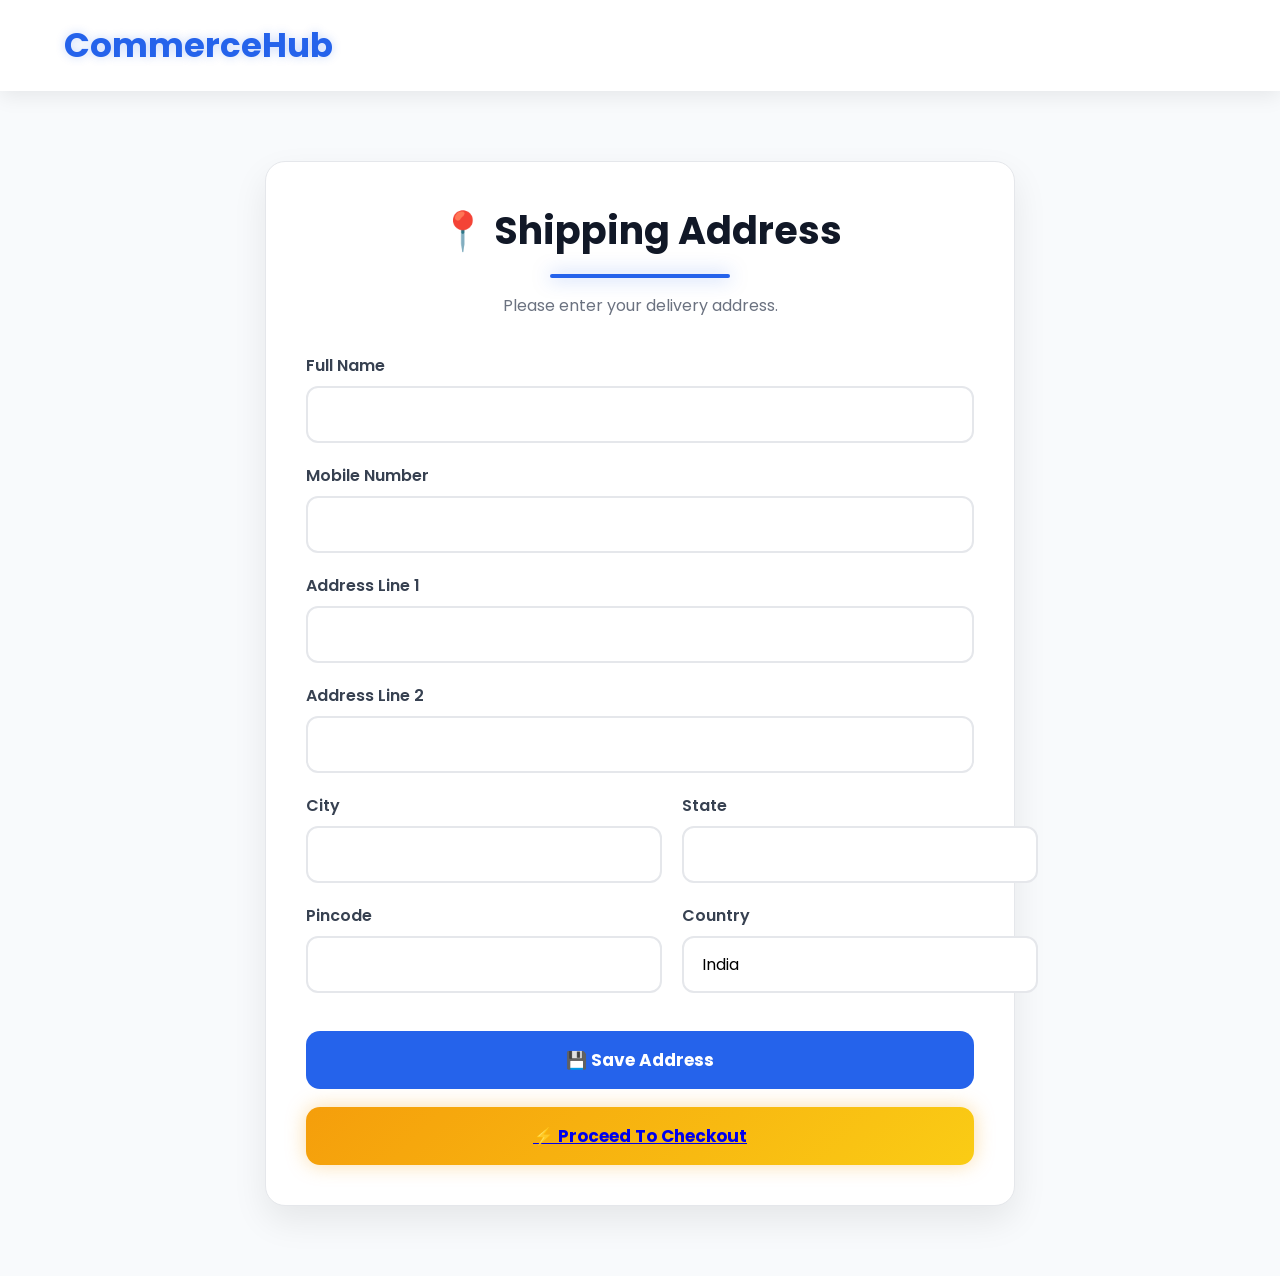
<file: src/main/resources/static/html/Adress.html>
<!DOCTYPE html>
<html lang="en">

<head>

    <meta charset="UTF-8">

    <meta name="viewport" content="width=device-width, initial-scale=1.0">

    <title>Shipping Address | CommerceHub</title>

    <link rel="preconnect" href="https://fonts.googleapis.com">

    <link rel="preconnect" href="https://fonts.gstatic.com" crossorigin>

    <link href="https://fonts.googleapis.com/css2?family=Poppins:wght@300;400;500;600;700&display=swap" rel="stylesheet">

    <link rel="stylesheet" href="../css/Adress.css">

</head>

<body>

<header>

    <div class="container">

        <nav class="navbar">

            <div class="logo">

                <h2>CommerceHub</h2>

            </div>

        </nav>

    </div>

</header>

<section class="address-section">

    <div class="container">

        <div class="address-card">

            <h1>📍 Shipping Address</h1>

            <p>Please enter your delivery address.</p>

            <form id="addressForm">

                <div class="input-group">

                    <label>Full Name</label>

                    <input type="text" id="name" required>

                </div>

                <div class="input-group">

                    <label>Mobile Number</label>

                    <input type="tel" id="phone" required>

                </div>

                <div class="input-group">

                    <label>Address Line 1</label>

                    <input type="text" id="address1" required>

                </div>

                <div class="input-group">

                    <label>Address Line 2</label>

                    <input type="text" id="address2">

                </div>

                <div class="row">

                    <div class="input-group">

                        <label>City</label>

                        <input type="text" id="city" required>

                    </div>

                    <div class="input-group">

                        <label>State</label>

                        <input type="text" id="state" required>

                    </div>

                </div>

                <div class="row">

                    <div class="input-group">

                        <label>Pincode</label>

                        <input type="text" id="pincode" required>

                    </div>

                    <div class="input-group">

                        <label>Country</label>

                        <input type="text" id="country" value="India" required>

                    </div>

                </div>

                <button type="submit" id="saveBtn">

                    💾 Save Address

                </button>

                <button type="button" id="checkoutBtn">

                    <a href = "orders.html">⚡ Proceed To Checkout </a>

                </button>

            </form>

        </div>

    </div>

</section>

<div id="toast"></div>

<script src="../js/Adress.js"></script>
<script src="../js/common.js"></script>

</body>

</html>
</file>
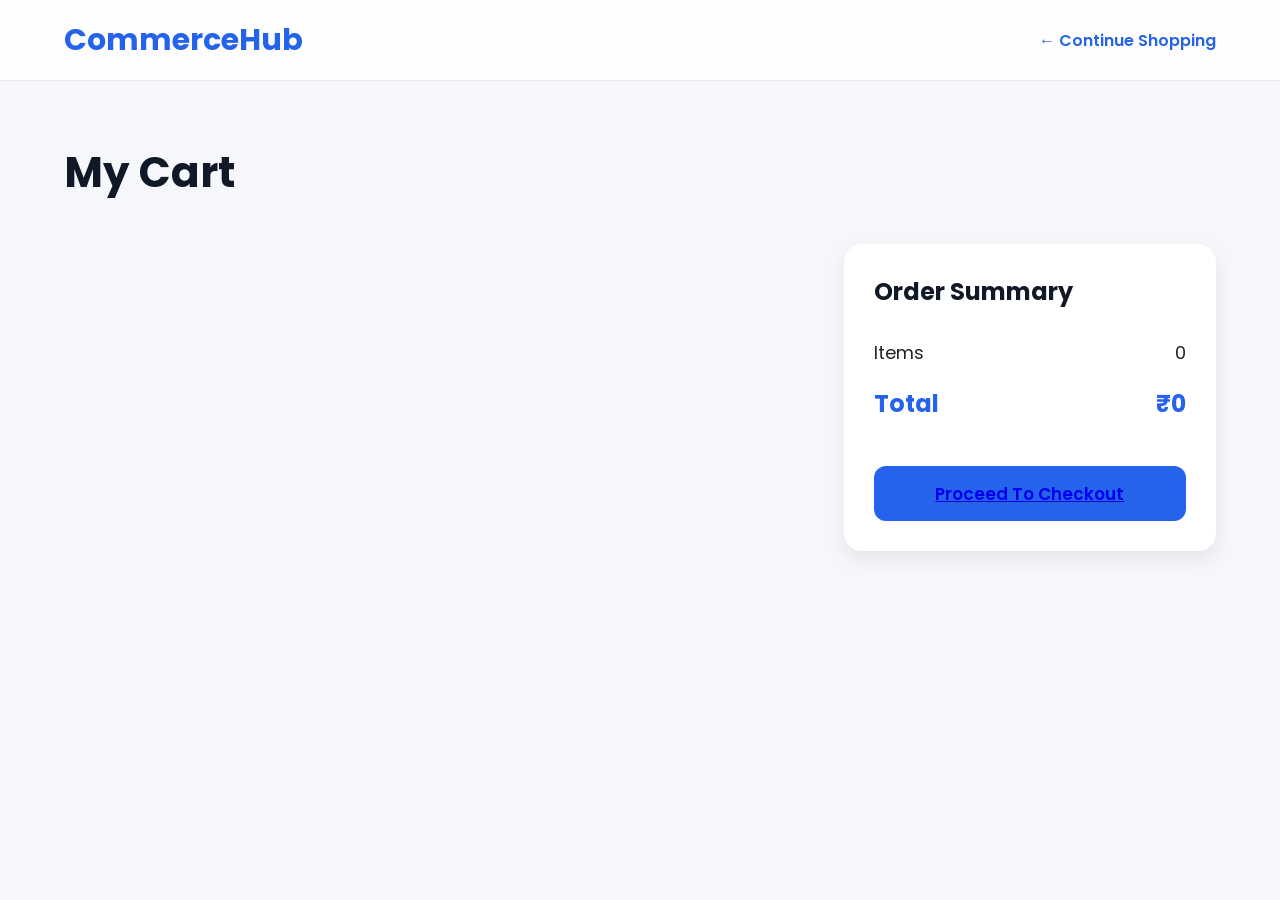
<file: src/main/resources/static/html/cart.html>
<!DOCTYPE html>
<html lang="en">

<head>

    <meta charset="UTF-8">

    <meta name="viewport"
          content="width=device-width, initial-scale=1.0">

    <title>Shopping Cart</title>

    <link rel="preconnect"
          href="https://fonts.googleapis.com">

    <link rel="preconnect"
          href="https://fonts.gstatic.com"
          crossorigin>

    <link href="https://fonts.googleapis.com/css2?family=Poppins:wght@300;400;500;600;700&display=swap"
          rel="stylesheet">

    <link rel="stylesheet"
          href="../css/cart.css">

</head>

<body>

<header>

    <div class="container">

        <nav class="navbar">

            <h2>CommerceHub</h2>

            <a href="product.html">

                ← Continue Shopping

            </a>

        </nav>

    </div>

</header>

<section class="cart-page">

    <div class="container">

        <h1>My Cart</h1>

        <div class="cart-layout">

            <div
                    class="cart-items"
                    id="cartItems">

            </div>

            <div class="cart-summary">

                <h2>Order Summary</h2>

                <div class="summary-row">

                    <span>Items</span>

                    <span id="itemCount">0</span>

                </div>

                <div class="summary-row">

                    <span>Total</span>

                    <span id="totalPrice">

                        ₹0

                    </span>

                </div>

                <button id="checkoutBtn">

                    <a href = "Adress.html"> Proceed To Checkout </a>

                </button>

            </div>

        </div>

    </div>

</section>

<div id="toast"></div>

<script src="../js/cart.js"></script>
<script src="../js/common.js"></script>

</body>

</html>
</file>
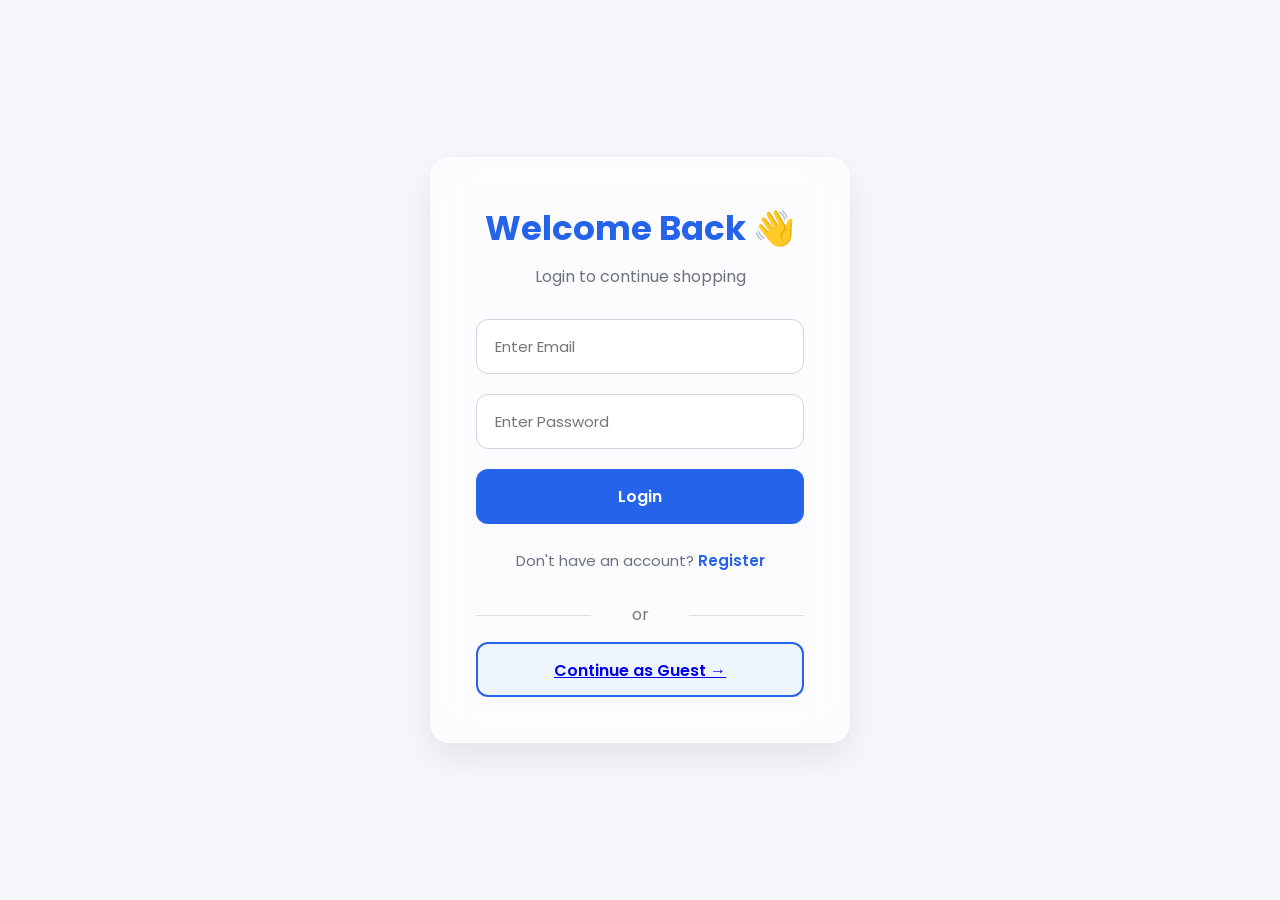
<file: src/main/resources/static/html/login.html>
<!DOCTYPE html>
<html lang="en">

<head>

    <meta charset="UTF-8">

    <meta name="viewport"
          content="width=device-width, initial-scale=1.0">

    <title>Login | CommerceHub</title>

    <link rel="preconnect"
          href="https://fonts.googleapis.com">

    <link rel="preconnect"
          href="https://fonts.gstatic.com"
          crossorigin>

    <link href="https://fonts.googleapis.com/css2?family=Poppins:wght@300;400;500;600;700&display=swap"
          rel="stylesheet">

    <link rel="stylesheet"
          href="../css/login.css">

</head>

<body>

<div class="login-container">

    <div class="login-card">

        <h1>Welcome Back 👋</h1>

        <p>Login to continue shopping</p>

        <form id="loginForm">

            <input
                    type="email"
                    id="email"
                    placeholder="Enter Email">

            <input
                    type="password"
                    id="password"
                    placeholder="Enter Password">

            <button type="submit">

                Login

            </button>

        </form>

        <p class="register">

            Don't have an account?

            <a href="register.html">

                Register

            </a>

        </p>

        <div class="guest-login">

            <p>or</p>

            <button type="button" id="guestBtn">

                <a href = "index.html"> Continue as Guest → </a>

            </button>

        </div>

    </div>

</div>

<div id="toast"></div>

<script src="../js/login.js"></script>
<script src="../js/common.js"></script>

</body>

</html>
</file>
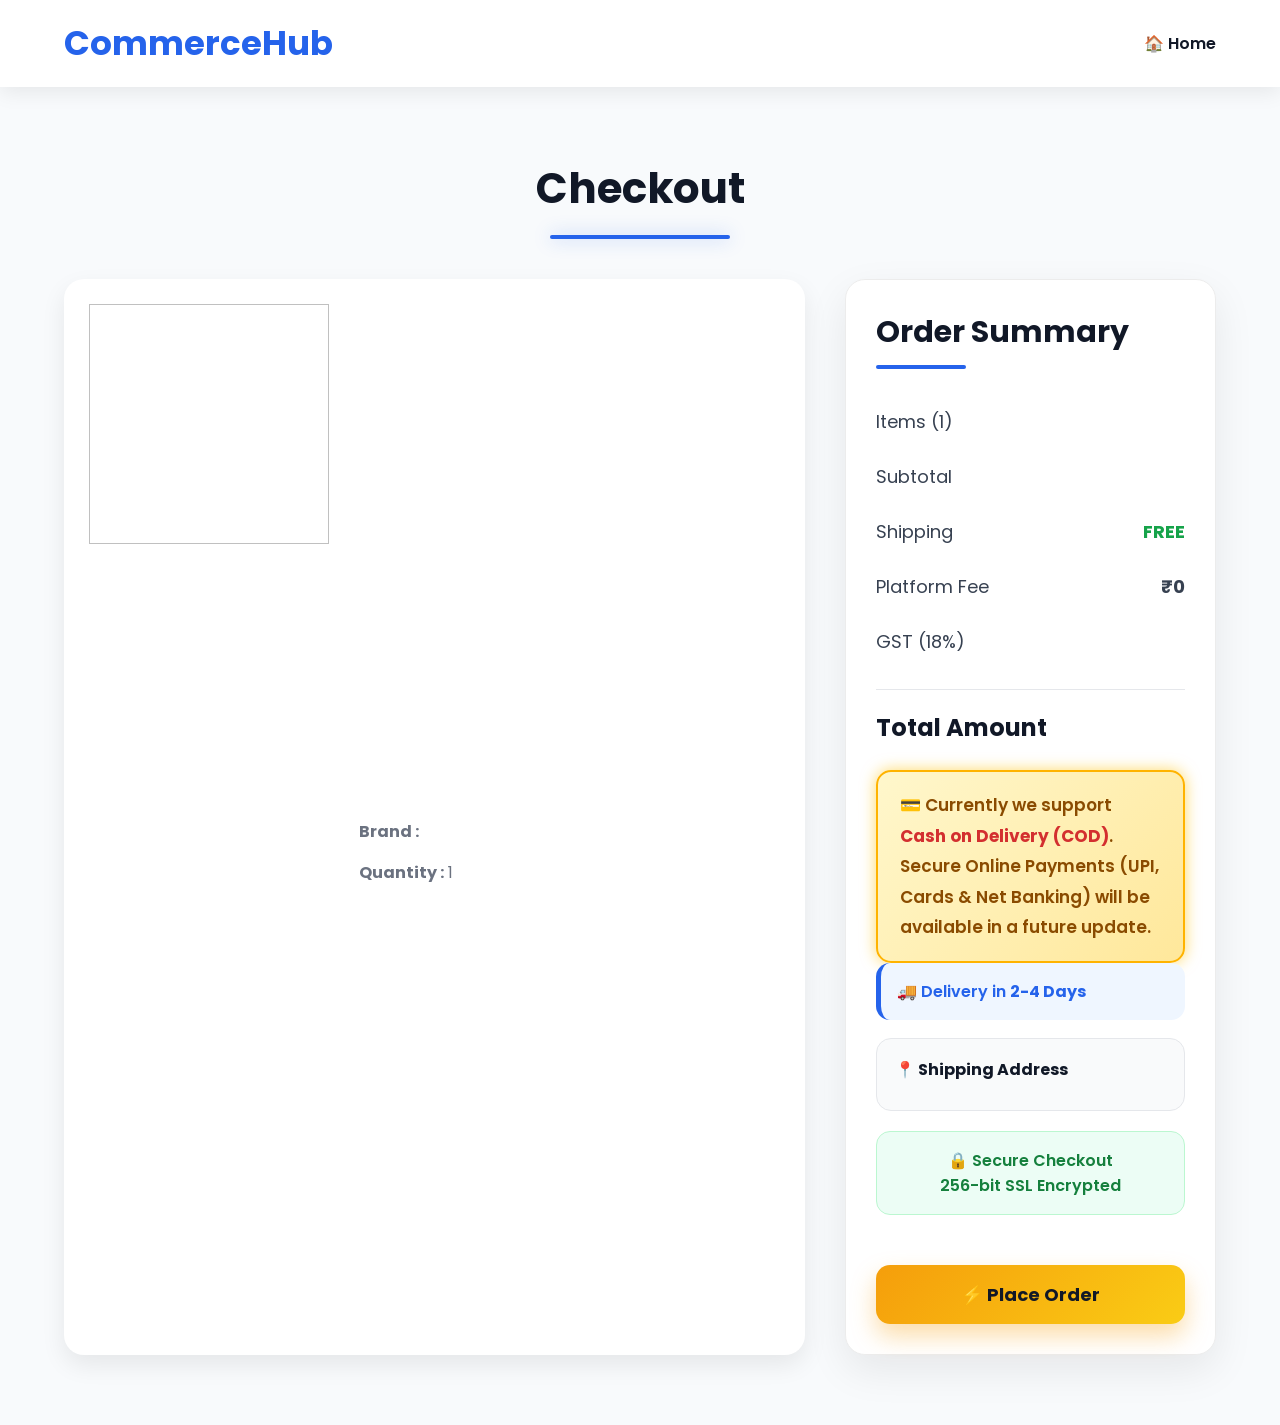
<file: src/main/resources/static/html/orders.html>
<!DOCTYPE html>
<html lang="en">

<head>

    <meta charset="UTF-8">

    <meta name="viewport" content="width=device-width, initial-scale=1.0">

    <title>Checkout | CommerceHub</title>

    <link rel="preconnect" href="https://fonts.googleapis.com">

    <link rel="preconnect" href="https://fonts.gstatic.com" crossorigin>

    <link href="https://fonts.googleapis.com/css2?family=Poppins:wght@300;400;500;600;700&display=swap" rel="stylesheet">

    <link rel="stylesheet" href="../css/orders.css">

</head>

<body>

<header>

    <div class="container">

        <nav class="navbar">

            <h2>CommerceHub</h2>

            <a href="index.html">🏠 Home</a>

        </nav>

    </div>

</header>

<section class="checkout-section">

    <div class="container">

        <h1>Checkout</h1>

        <div class="checkout-layout">

            <div class="order-card">

                <img id="productImage">

                <div class="order-info">

                    <h2 id="productName"></h2>

                    <p id="description"></p>

                    <h3 id="price"></h3>

                    <p><strong>Brand :</strong> <span id="brand"></span></p>

                    <p><strong>Quantity :</strong> <span id="quantity">1</span></p>

                </div>

            </div>

            <div class="summary-card">

                <h2>Order Summary</h2>

                <div class="summary-row">
                    <span>Items (1)</span>
                    <span id="itemsPrice"></span>
                </div>

                <div class="summary-row">
                    <span>Subtotal</span>
                    <span id="subtotal"></span>
                </div>

                <div class="summary-row">
                    <span>Shipping</span>
                    <span class="free">FREE</span>
                </div>

                <div class="summary-row">
                    <span>Platform Fee</span>
                    <span>₹0</span>
                </div>

                <div class="summary-row">
                    <span>GST (18%)</span>
                    <span id="gst"></span>
                </div>

                <hr>

                <div class="summary-total">
                    <span>Total Amount</span>
                    <span id="grandTotal"></span>
                </div>

                <p class="payment-note">

                    💳 Currently we support <span class="cod">Cash on Delivery (COD)</span>.
                    Secure Online Payments (UPI, Cards & Net Banking) will be available in a future update.

                </p>

                <div class="delivery-box">

                    🚚 Delivery in <strong>2-4 Days</strong>

                </div>

                <div class="address-box">

                    <h4>📍 Shipping Address</h4>

                    <p id="address"></p>

                </div>

                <div class="secure-box">

                    🔒 Secure Checkout<br>

                    256-bit SSL Encrypted

                </div>

                <button id="placeOrderBtn">

                    ⚡ Place Order

                </button>

            </div>
        </div>

    </div>

    <div id="toast"></div>

</section>

<script src="../js/orders.js"></script>
<script src="../js/common.js"></script>

</body>

</html>
</file>
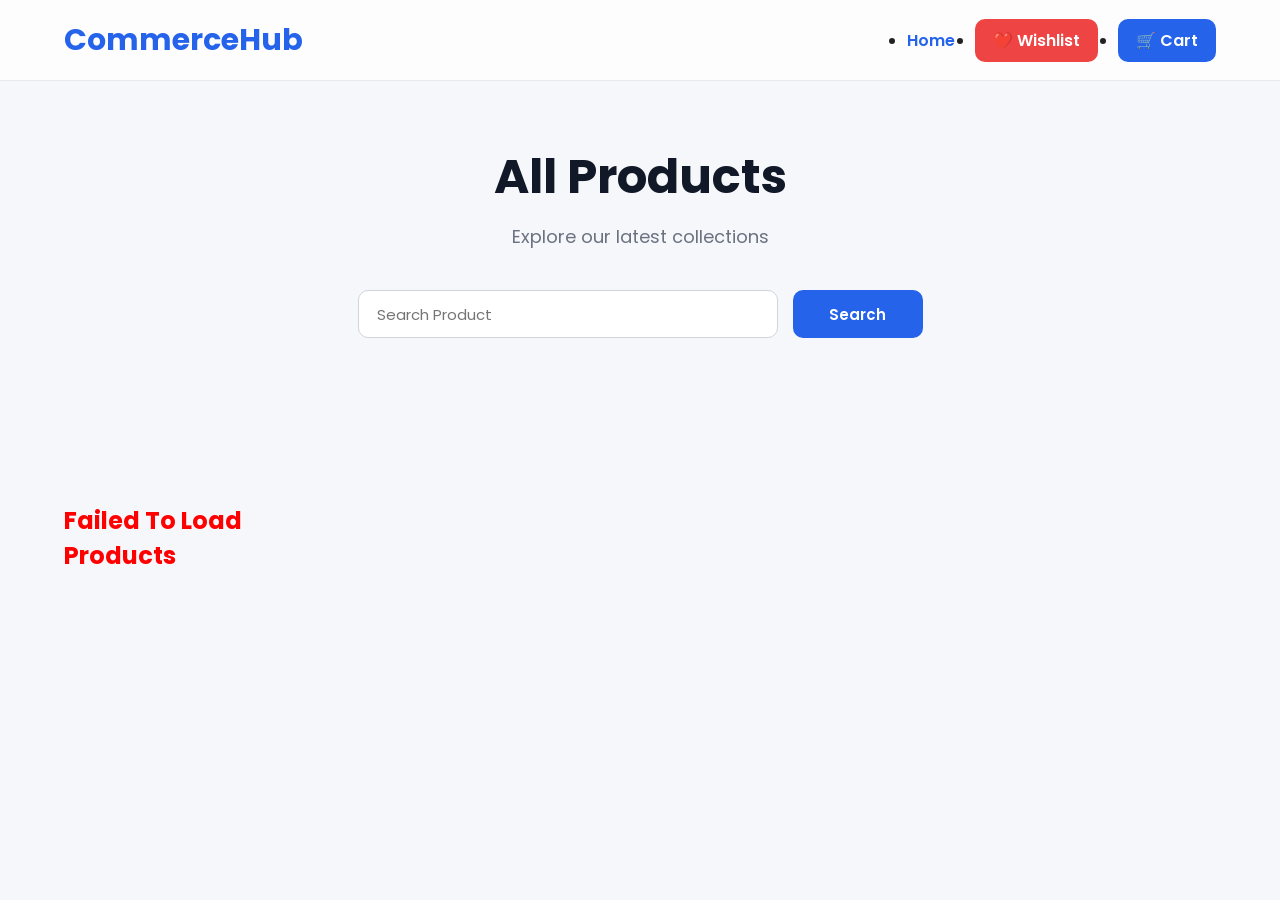
<file: src/main/resources/static/html/product.html>
<!DOCTYPE html>
<html lang="en">

<head>

    <meta charset="UTF-8">

    <meta name="viewport"
          content="width=device-width, initial-scale=1.0">

    <title>Products | CommerceHub</title>

    <link rel="preconnect"
          href="https://fonts.googleapis.com">

    <link rel="preconnect"
          href="https://fonts.gstatic.com"
          crossorigin>

    <link href="https://fonts.googleapis.com/css2?family=Poppins:wght@300;400;500;600;700&display=swap"
          rel="stylesheet">

    <link rel="stylesheet"
          href="../css/product.css">

</head>

<body>

<header>

    <div class="container">

        <nav class="navbar">

            <div class="logo">

                <h2>CommerceHub</h2>

            </div>

            <ul class="nav-links">

                <li><a href="index.html">Home</a></li>

                <li><a href="wishlist.html" class="nav-btn wishlist-btn">❤️ Wishlist</a></li>

                <li><a href="cart.html" class="nav-btn cart-btn">🛒 Cart</a></li>

            </ul>

        </nav>

    </div>

</header>
<section class="products">

    <div class="container">

        <div class="products-header">

            <h1>All Products</h1>

            <p>Explore our latest collections</p>

        </div>

        <div class="toolbar">

            <input
                    type="text"
                    id="search"
                    placeholder="Search Product">

            <button id="searchBtn">

                Search

            </button>

        </div>

        <div
                class="products-grid"
                id="productsGrid">

        </div>

    </div>

</section>

<div id="toast"></div>

<script src="../js/products.js"></script>
<script src="../js/common.js"></script>

</body>

</html>
</file>
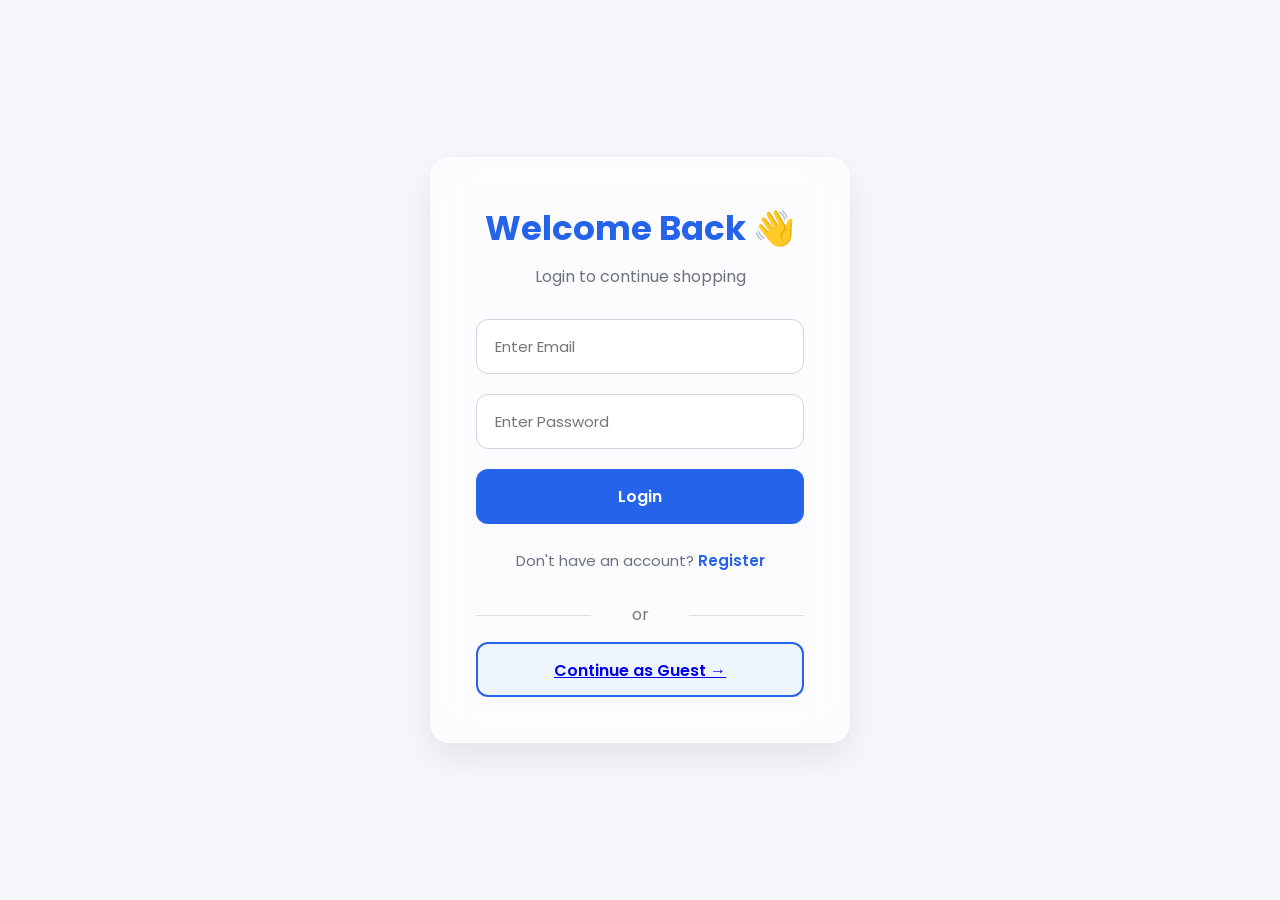
<file: src/main/resources/static/html/profile.html>
<!DOCTYPE html>
<html lang="en">

<head>

    <meta charset="UTF-8">

    <meta name="viewport"
          content="width=device-width, initial-scale=1.0">

    <title>My Profile</title>

    <link rel="preconnect"
          href="https://fonts.googleapis.com">

    <link rel="preconnect"
          href="https://fonts.gstatic.com"
          crossorigin>

    <link href="https://fonts.googleapis.com/css2?family=Poppins:wght@300;400;500;600;700&display=swap"
          rel="stylesheet">

    <link rel="stylesheet"
          href="../css/profile.css">

</head>

<body>

<header>

    <div class="container">

        <nav class="navbar">

            <h2>CommerceHub</h2>

            <a href="index.html">

                ← Home

            </a>

        </nav>

    </div>

</header>

<section class="profile-page">

    <div class="container">

        <div class="profile-card">

            <div class="profile-image">

                👤

            </div>

            <h2 id="userName">

                Loading...

            </h2>

            <p id="userRole">

                Role

            </p>

            <div class="profile-details">

                <div class="detail">

                    <span>Name</span>

                    <h4 id="name"></h4>

                </div>

                <div class="detail">

                    <span>Email</span>

                    <h4 id="email"></h4>

                </div>


            </div>

            <div class="buttons">

                <a href="orderhistory.html">

                    <button>

                        My Orders

                    </button>

                </a>

                <a href="wishlist.html">

                    <button>

                        Wishlist

                    </button>

                </a>

                <button
                        class="logout"
                        onclick="logout()">

                    Logout

                </button>

            </div>

        </div>

    </div>

</section>

<div id="toast"></div>

<script src="../js/profile.js"></script>
<script src="../js/common.js"></script>

</body>

</html>
</file>
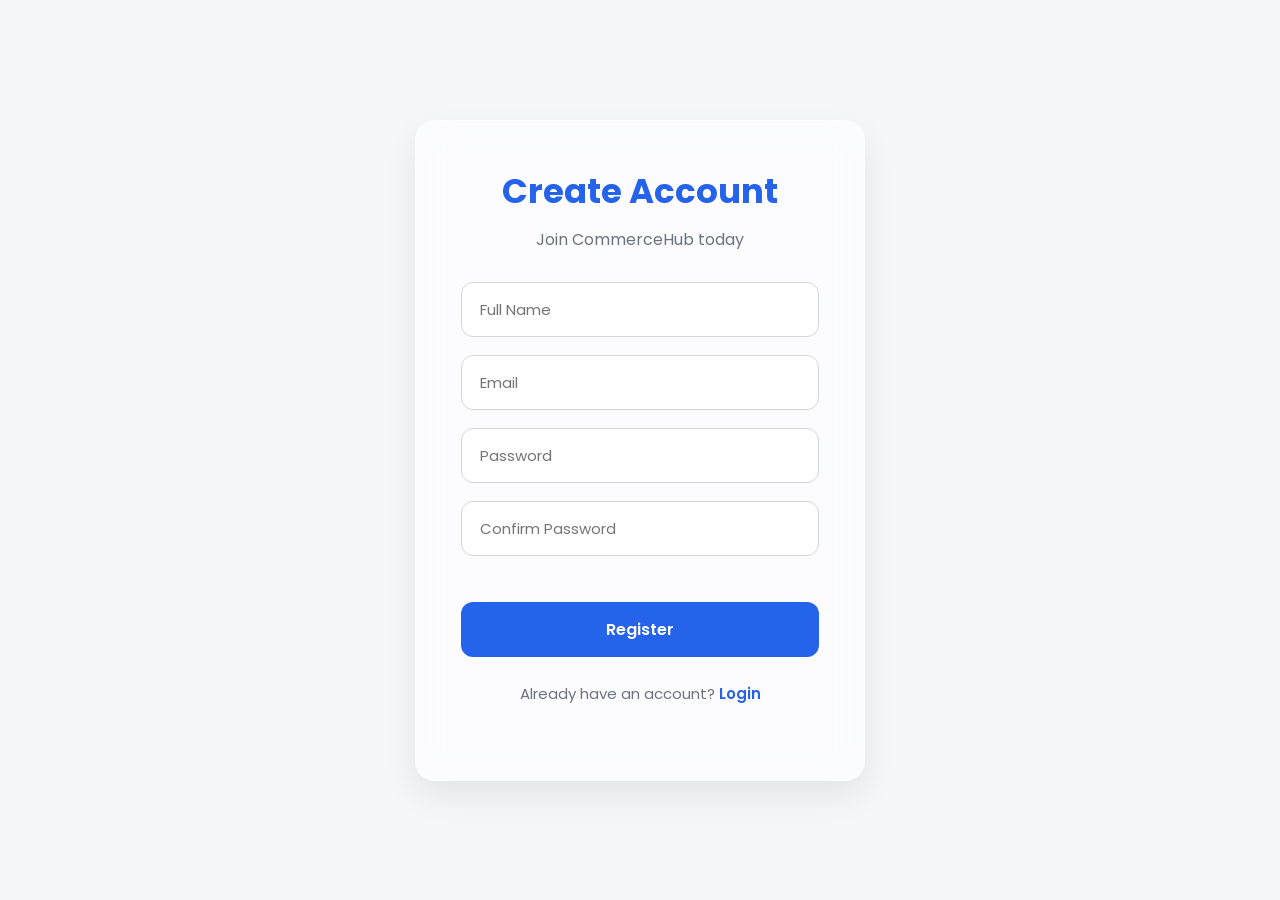
<file: src/main/resources/static/html/register.html>
<!DOCTYPE html>
<html lang="en">

<head>

    <meta charset="UTF-8">

    <meta name="viewport"
          content="width=device-width, initial-scale=1.0">

    <title>Register | CommerceHub</title>

    <link rel="preconnect"
          href="https://fonts.googleapis.com">

    <link rel="preconnect"
          href="https://fonts.gstatic.com"
          crossorigin>

    <link href="https://fonts.googleapis.com/css2?family=Poppins:wght@300;400;500;600;700&display=swap"
          rel="stylesheet">

    <link rel="stylesheet"
          href="../css/register.css">

</head>

<body>

<div class="register-container">

    <div class="register-card">

        <h1>Create Account</h1>

        <p>Join CommerceHub today</p>

        <form id="registerForm">

            <input
                    type="text"
                    id="name"
                    placeholder="Full Name">

            <input
                    type="email"
                    id="email"
                    placeholder="Email">

            <input
                    type="password"
                    id="password"
                    placeholder="Password">

            <input
                    type="password"
                    id="confirmPassword"
                    placeholder="Confirm Password">
            <div class="input-group">

            </div>

            <button type="submit">

                Register

            </button>

        </form>

        <p class="login-link">

            Already have an account?

            <a href="login.html">

                Login

            </a>

        </p>

    </div>

</div>

<div id="toast"></div>

<script src="../js/register.js"></script>
<script src="../js/common.js"></script>

</body>

</html>
</file>
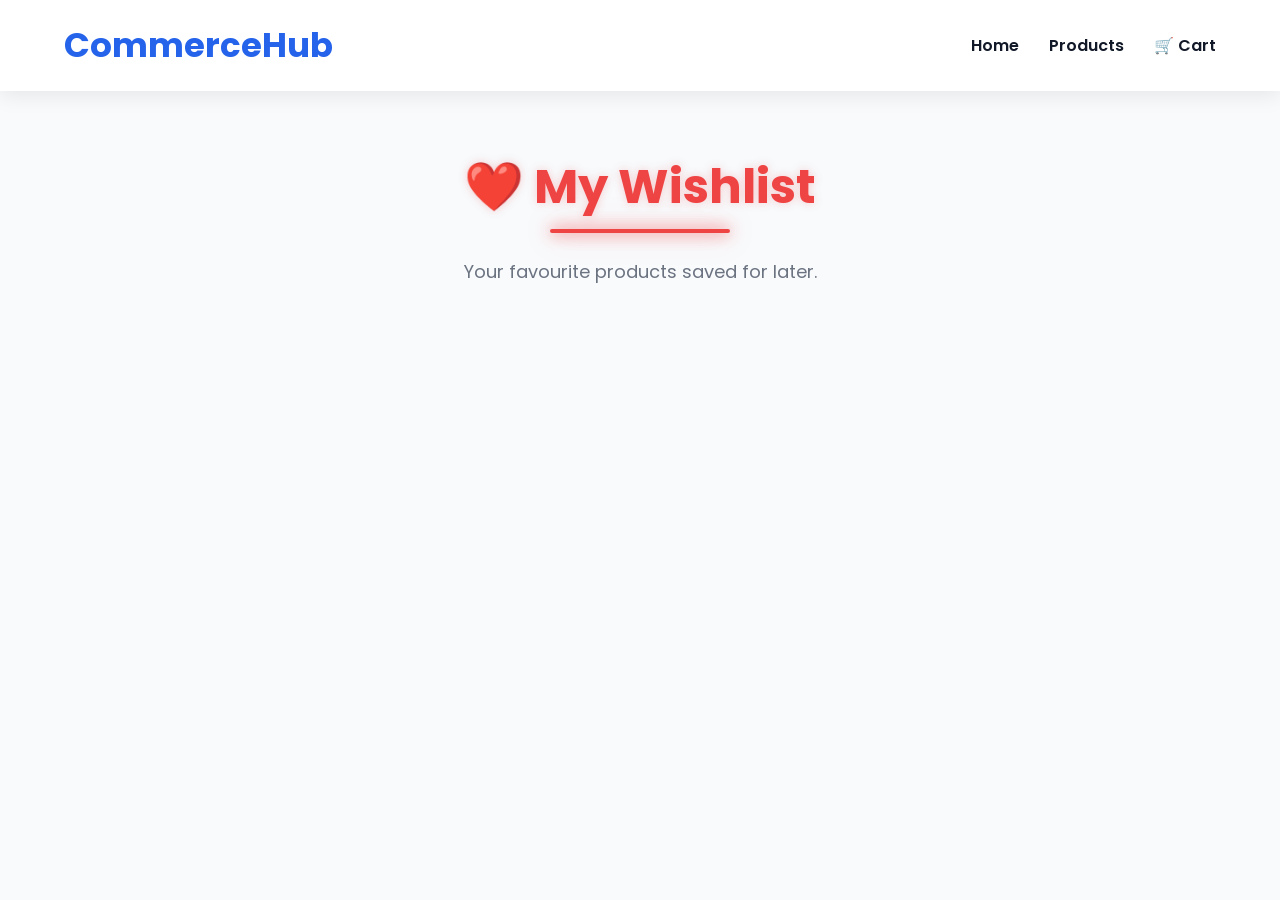
<file: src/main/resources/static/html/wishlist.html>
<!DOCTYPE html>
<html lang="en">

<head>

    <meta charset="UTF-8">

    <meta name="viewport" content="width=device-width, initial-scale=1.0">

    <title>My Wishlist | CommerceHub</title>

    <link rel="preconnect" href="https://fonts.googleapis.com">

    <link rel="preconnect" href="https://fonts.gstatic.com" crossorigin>

    <link href="https://fonts.googleapis.com/css2?family=Poppins:wght@300;400;500;600;700&display=swap" rel="stylesheet">

    <link rel="stylesheet" href="../css/wishlist.css">

</head>

<body>

<header>

    <div class="container">

        <nav class="navbar">

            <div class="logo">

                <h2>CommerceHub</h2>

            </div>

            <ul class="nav-links">

                <li><a href="index.html">Home</a></li>

                <li><a href="product.html">Products</a></li>

                <li><a href="cart.html">🛒 Cart</a></li>

            </ul>

        </nav>

    </div>

</header>

<section class="wishlist-page">

    <div class="container">

        <div class="wishlist-header">

            <h1>❤️ My Wishlist</h1>

            <p>Your favourite products saved for later.</p>

        </div>

        <div id="wishlistItems" class="wishlist-grid">

            <!-- JS Loads Wishlist -->

        </div>

    </div>

</section>

<div id="toast"></div>

<script src="../js/wishlist.js"></script>
<script src="../js/common.js"></script>

</body>

</html>
</file>
<file: src/main/resources/static/css/Adress.css>
*{
margin:0;
padding:0;
box-sizing:border-box;
font-family:"Poppins",sans-serif;
}

body{
background:#f8fafc;
color:#111827;
}

.container{
width:90%;
max-width:1200px;
margin:auto;
}

/* ================= NAVBAR ================= */

header{
background:#fff;
box-shadow:0 5px 20px rgba(0,0,0,.08);
position:sticky;
top:0;
z-index:999;
}

.navbar{
display:flex;
justify-content:space-between;
align-items:center;
padding:20px 0;
}

.logo h2{
font-size:34px;
color:#2563eb;
text-shadow:0 0 10px rgba(37,99,235,.25);
}

/* ================= ADDRESS ================= */

.address-section{
padding:70px 0;
}

.address-card{
max-width:750px;
margin:auto;
background:#fff;
padding:40px;
border-radius:20px;
box-shadow:0 15px 35px rgba(0,0,0,.08);
border:1px solid #e5e7eb;
}

.address-card h1{
font-size:38px;
text-align:center;
color:#111827;
position:relative;
margin-bottom:15px;
}

.address-card h1::after{
content:"";
display:block;
width:180px;
height:4px;
margin:15px auto 0;
background:#2563eb;
border-radius:10px;
box-shadow:0 0 18px rgba(37,99,235,.5);
}

.address-card p{
text-align:center;
color:#6b7280;
margin-bottom:35px;
}

.input-group{
display:flex;
flex-direction:column;
margin-bottom:20px;
}

.input-group label{
font-weight:600;
margin-bottom:8px;
color:#374151;
}

.input-group input{
padding:14px 18px;
border:2px solid #e5e7eb;
border-radius:12px;
font-size:16px;
transition:.3s;
outline:none;
}

.input-group input:focus{
border-color:#2563eb;
box-shadow:0 0 15px rgba(37,99,235,.2);
}

.row{
display:grid;
grid-template-columns:1fr 1fr;
gap:20px;
}

#saveBtn,
#checkoutBtn{
width:100%;
padding:16px;
border:none;
border-radius:14px;
font-size:17px;
font-weight:700;
cursor:pointer;
transition:.35s;
margin-top:18px;
position:relative;
overflow:hidden;
}

#saveBtn{
background:#2563eb;
color:#fff;
}

#saveBtn:hover{
transform:translateY(-4px);
box-shadow:0 12px 25px rgba(37,99,235,.35);
}

#checkoutBtn{
background:linear-gradient(135deg,#f59e0b,#facc15);
color:#111827;
box-shadow:0 0 20px rgba(245,158,11,.35);
}

#checkoutBtn::before{
content:"";
position:absolute;
top:0;
left:-120%;
width:60%;
height:100%;
background:rgba(255,255,255,.55);
transform:skewX(-25deg);
animation:shine 2.5s infinite;
}

#checkoutBtn:hover{
transform:translateY(-4px);
box-shadow:0 0 30px rgba(245,158,11,.6);
}

@keyframes shine{

0%{
left:-120%;
}

100%{
left:170%;
}

}

@media(max-width:768px){

.row{
grid-template-columns:1fr;
}

.address-card{
padding:25px;
}

.address-card h1{
font-size:30px;
}

}

/* ===========================
   LOADER
=========================== */

.loader{

    width:65px;

    height:65px;

    margin:80px auto;

    border:6px solid #e5e7eb;

    border-top:6px solid #2563eb;

    border-radius:50%;

    animation:spin .8s linear infinite;

}

.loading-container{

    display:flex;

    justify-content:center;

    align-items:center;

    height:300px;

}

@keyframes spin{

    100%{

        transform:rotate(360deg);

    }

}
/* ==========================
        TOAST
========================== */

#toast{

    position:fixed;

    top:30px;

    right:30px;

    background:#22c55e;

    color:#fff;

    padding:16px 28px;

    border-radius:12px;

    font-size:16px;

    font-weight:600;

    box-shadow:0 10px 25px rgba(0,0,0,.25);

    opacity:0;

    transform:translateX(120px);

    transition:.4s;

    z-index:99999;

}

#toast.show{

    opacity:1;

    transform:translateX(0);

}

#toast.error{

    background:#ef4444;

}

#toast.warning{

    background:#f59e0b;

}

#toast.info{

    background:#2563eb;

}
</file>
<file: src/main/resources/static/css/cart.css>
*{
    margin:0;
    padding:0;
    box-sizing:border-box;
    font-family:'Poppins',sans-serif;
}

body{
    background:#f5f7fb;
    color:#222;
}

.container{
    width:90%;
    max-width:1400px;
    margin:auto;
}

/* ==========================
        NAVBAR
========================== */

header{

    position:sticky;

    top:0;

    background:rgba(255,255,255,.75);

    backdrop-filter:blur(15px);

    -webkit-backdrop-filter:blur(15px);

    border-bottom:1px solid rgba(0,0,0,.08);

    z-index:1000;

}

.navbar{

    height:80px;

    display:flex;

    justify-content:space-between;

    align-items:center;

}

.navbar h2{

    color:#2563eb;

    font-size:30px;

}

.navbar a{

    text-decoration:none;

    color:#2563eb;

    font-weight:600;

}

/* ==========================
        CART PAGE
========================== */

.cart-page{

    padding:60px 0;

}

.cart-page h1{

    font-size:42px;

    margin-bottom:40px;

    color:#111827;

}

.cart-layout{

    display:grid;

    grid-template-columns:2fr 1fr;

    gap:35px;

}

/* ==========================
        CART ITEMS
========================== */

.cart-items{

    display:flex;

    flex-direction:column;

    gap:25px;

}

.cart-item{

    display:flex;

    align-items:center;

    gap:25px;

    background:#fff;

    padding:20px;

    border-radius:18px;

    box-shadow:0 8px 20px rgba(0,0,0,.08);

}

.cart-image{

    width:150px;

    height:150px;

    background:#eef2ff;

    border-radius:15px;

    display:flex;

    justify-content:center;

    align-items:center;

}

.cart-image img{

    width:90%;

    height:90%;

    object-fit:contain;

}

.cart-details{

    flex:1;

}

.cart-details h3{

    font-size:24px;

    margin-bottom:10px;

}

.cart-details p{

    color:#6b7280;

    margin-bottom:10px;

}

.cart-price{

    color:#2563eb;

    font-size:28px;

    font-weight:700;

    margin-top:10px;

}

/* ==========================
        QUANTITY
========================== */

.quantity{

    display:flex;

    align-items:center;

    gap:12px;

    margin-top:18px;

}

.quantity button{

    width:35px;

    height:35px;

    border:none;

    border-radius:8px;

    background:#2563eb;

    color:white;

    font-size:18px;

    cursor:pointer;

}

.quantity span{

    font-size:18px;

    font-weight:600;

}

/* ==========================
        REMOVE
========================== */

.remove-btn{

    margin-top:20px;

    padding:10px 18px;

    border:none;

    background:#ef4444;

    color:white;

    border-radius:8px;

    cursor:pointer;

    transition:.3s;

}

.remove-btn:hover{

    background:#dc2626;

}

/* ==========================
        SUMMARY
========================== */

.cart-summary{

    background:white;

    padding:30px;

    border-radius:18px;

    box-shadow:0 8px 20px rgba(0,0,0,.08);

    height:max-content;

    position:sticky;

    top:100px;

}

.cart-summary h2{

    margin-bottom:30px;

    color:#111827;

}

.summary-row{

    display:flex;

    justify-content:space-between;

    margin-bottom:20px;

    font-size:18px;

}

.summary-row:last-of-type{

    font-size:24px;

    font-weight:700;

    color:#2563eb;

}

#checkoutBtn{

    width:100%;

    height:55px;

    border:none;

    border-radius:12px;

    background:#2563eb;

    color:white;

    font-size:17px;

    font-weight:600;

    cursor:pointer;

    margin-top:25px;

    transition:.3s;

}

#checkoutBtn:hover{

    background:#1d4ed8;

}

/* ==========================
        RESPONSIVE
========================== */

@media(max-width:992px){

    .cart-layout{

        grid-template-columns:1fr;

    }

}

@media(max-width:768px){

    .cart-item{

        flex-direction:column;

        text-align:center;

    }

    .quantity{

        justify-content:center;

    }

}

/* ===========================
   LOADER
=========================== */

.loader{

    width:65px;

    height:65px;

    margin:80px auto;

    border:6px solid #e5e7eb;

    border-top:6px solid #2563eb;

    border-radius:50%;

    animation:spin .8s linear infinite;

}

.loading-container{

    display:flex;

    justify-content:center;

    align-items:center;

    height:300px;

}

@keyframes spin{

    100%{

        transform:rotate(360deg);

    }

}

/* ==========================
        TOAST
========================== */

#toast{

    position:fixed;

    top:30px;

    right:30px;

    background:#22c55e;

    color:#fff;

    padding:16px 28px;

    border-radius:12px;

    font-size:16px;

    font-weight:600;

    box-shadow:0 10px 25px rgba(0,0,0,.25);

    opacity:0;

    transform:translateX(120px);

    transition:.4s;

    z-index:99999;

}

#toast.show{

    opacity:1;

    transform:translateX(0);

}

#toast.error{

    background:#ef4444;

}

#toast.warning{

    background:#f59e0b;

}

#toast.info{

    background:#2563eb;

}
</file>
<file: src/main/resources/static/css/login.css>
*{
    margin:0;
    padding:0;
    box-sizing:border-box;
    font-family:'Poppins',sans-serif;
}

body{

    min-height:100vh;

    display:flex;

    justify-content:center;

    align-items:center;

    background:#f5f7fb;

}

.login-container{

    width:100%;

    display:flex;

    justify-content:center;

    align-items:center;

    padding:30px;

}

.login-card{

    width:420px;

    background:rgba(255,255,255,.65);

    backdrop-filter:blur(18px);

    -webkit-backdrop-filter:blur(18px);

    border:1px solid rgba(255,255,255,.5);

    border-radius:20px;

    padding:45px;

    box-shadow:0 15px 35px rgba(0,0,0,.08);

}

.login-card h1{

    text-align:center;

    color:#2563eb;

    margin-bottom:10px;

    font-size:34px;

}

.login-card p{

    text-align:center;

    color:#6b7280;

    margin-bottom:30px;

}

.login-card form{

    display:flex;

    flex-direction:column;

    gap:20px;

}

.login-card input{

    width:100%;

    height:55px;

    border:1px solid #d1d5db;

    border-radius:12px;

    outline:none;

    padding:0 18px;

    font-size:15px;

    transition:.3s;

}

.login-card input:focus{

    border-color:#2563eb;

    box-shadow:0 0 0 3px rgba(37,99,235,.15);

}

.login-card button{

    width:100%;

    height:55px;

    border:none;

    border-radius:12px;

    background:#2563eb;

    color:white;

    font-size:16px;

    font-weight:600;

    cursor:pointer;

    transition:.3s;

}

.login-card button:hover{

    background:#1d4ed8;

    transform:translateY(-2px);

}

.register{

    margin-top:25px;

    font-size:15px;

}

.register a{

    color:#2563eb;

    text-decoration:none;

    font-weight:600;

}

.register a:hover{

    text-decoration:underline;

}

@media(max-width:480px){

    .login-card{

        width:100%;

        padding:30px 25px;

    }

    .login-card h1{

        font-size:28px;

    }

}

.guest-login{

    margin-top:25px;

    text-align:center;

}

.guest-login p{

    color:#777;

    margin-bottom:15px;

    position:relative;

}

.guest-login p::before,
.guest-login p::after{

    content:"";

    position:absolute;

    top:50%;

    width:35%;

    height:1px;

    background:#ddd;

}

.guest-login p::before{

    left:0;

}

.guest-login p::after{

    right:0;

}

#guestBtn{

    width:100%;

    padding:14px;

    border:none;

    border-radius:12px;

    font-size:16px;

    font-weight:600;

    cursor:pointer;

    color:#2563eb;

    background:#eef5ff;

    border:2px solid #2563eb;

    transition:.3s;

}

#guestBtn:hover{

    background:#2563eb;

    color:#fff;

    transform:translateY(-2px);

    box-shadow:0 8px 20px rgba(37,99,235,.3);

}
/* ===========================
   LOADER
=========================== */

.loader{

    width:65px;

    height:65px;

    margin:80px auto;

    border:6px solid #e5e7eb;

    border-top:6px solid #2563eb;

    border-radius:50%;

    animation:spin .8s linear infinite;

}

.loading-container{

    display:flex;

    justify-content:center;

    align-items:center;

    height:300px;

}

@keyframes spin{

    100%{

        transform:rotate(360deg);

    }

}

/* ==========================
        TOAST
========================== */

#toast{

    position:fixed;

    top:30px;

    right:30px;

    background:#22c55e;

    color:#fff;

    padding:16px 28px;

    border-radius:12px;

    font-size:16px;

    font-weight:600;

    box-shadow:0 10px 25px rgba(0,0,0,.25);

    opacity:0;

    transform:translateX(120px);

    transition:.4s;

    z-index:99999;

}

#toast.show{

    opacity:1;

    transform:translateX(0);

}

#toast.error{

    background:#ef4444;

}

#toast.warning{

    background:#f59e0b;

}

#toast.info{

    background:#2563eb;

}
</file>
<file: src/main/resources/static/css/orders.css>
*{
margin:0;
padding:0;
box-sizing:border-box;
font-family:"Poppins",sans-serif;
}

body{
background:#f8fafc;
color:#111827;
}

.container{
width:90%;
max-width:1300px;
margin:auto;
}

header{
background:#fff;
box-shadow:0 5px 20px rgba(0,0,0,.08);
padding:18px 0;
}

.navbar{
display:flex;
justify-content:space-between;
align-items:center;
}

.navbar h2{
color:#2563eb;
font-size:34px;
}

.navbar a{
text-decoration:none;
font-weight:600;
color:#111827;
}

.checkout-section{
padding:70px 0;
}

.checkout-section h1{
text-align:center;
font-size:42px;
margin-bottom:40px;
position:relative;
}

.checkout-section h1::after{
content:"";
display:block;
width:180px;
height:4px;
margin:15px auto;
background:#2563eb;
border-radius:20px;
box-shadow:0 0 18px rgba(37,99,235,.4);
}

.checkout-layout{
display:grid;
grid-template-columns:2fr 1fr;
gap:40px;
}

.order-card{
display:flex;
gap:30px;
background:#fff;
padding:25px;
border-radius:20px;
box-shadow:0 10px 25px rgba(0,0,0,.08);
}

.order-card img{
width:240px;
height:240px;
object-fit:contain;
transition:.4s;
}

.order-card img:hover{
transform:scale(1.08);
}

.order-info{
display:flex;
flex-direction:column;
justify-content:center;
}

.order-info h2{
font-size:32px;
margin-bottom:15px;
}

.order-info p{
margin:8px 0;
color:#6b7280;
}

.order-info h3{
font-size:34px;
color:#22c55e;
margin:20px 0;
}

/* =======================
   ORDER SUMMARY
======================= */

.summary-card{

    background:#fff;

    border-radius:20px;

    padding:30px;

    box-shadow:0 15px 40px rgba(0,0,0,.08);

    position:sticky;

    top:100px;

    border:1px solid #ececec;

}

.summary-card h2{

    font-size:30px;

    color:#111827;

    margin-bottom:25px;

    position:relative;

}

.summary-card h2::after{

    content:"";

    width:90px;

    height:4px;

    background:#2563eb;

    border-radius:20px;

    display:block;

    margin-top:10px;

}

.summary-row{

    display:flex;

    justify-content:space-between;

    align-items:center;

    padding:14px 0;

    font-size:18px;

    color:#374151;

}

.summary-row span:last-child{

    font-weight:700;

}

.free{

    color:#16a34a;

    font-weight:700;

}

.summary-card hr{

    margin:20px 0;

    border:none;

    border-top:1px solid #e5e7eb;

}

.summary-total{

    display:flex;

    justify-content:space-between;

    align-items:center;

    font-size:24px;

    font-weight:700;

    color:#111827;

    margin-bottom:25px;

}

.summary-total span:last-child{

    color:#2563eb;

}

/* =======================
   DELIVERY
======================= */

.delivery-box{

    background:#eff6ff;

    color:#2563eb;

    padding:16px;

    border-radius:14px;

    margin-bottom:18px;

    font-weight:600;

    border-left:5px solid #2563eb;

}

/* =======================
   ADDRESS
======================= */

.address-box{

    background:#f9fafb;

    padding:18px;

    border-radius:15px;

    margin-bottom:20px;

    border:1px solid #e5e7eb;

}

.address-box h4{

    color:#111827;

    margin-bottom:10px;

}

.address-box p{

    line-height:1.8;

    color:#6b7280;

}

/* =======================
   SECURE PAYMENT
======================= */

.secure-box{

    background:#ecfdf5;

    color:#15803d;

    padding:16px;

    border-radius:14px;

    margin-bottom:25px;

    text-align:center;

    font-weight:600;

    border:1px solid #bbf7d0;

}

/* =======================
   PLACE ORDER BUTTON
======================= */

#placeOrderBtn{

    width:100%;

    padding:18px;

    border:none;

    border-radius:14px;

    background:linear-gradient(135deg,#f59e0b,#facc15);

    color:#111827;

    font-size:20px;

    font-weight:700;

    cursor:pointer;

    transition:.35s;

    box-shadow:0 12px 25px rgba(245,158,11,.35);

}

#placeOrderBtn:hover{

    transform:translateY(-4px);

    box-shadow:0 20px 35px rgba(245,158,11,.45);

}

/* =======================
   PRODUCT CARD
======================= */

.checkout-card{

    background:#fff;

    border-radius:20px;

    padding:35px;

    box-shadow:0 15px 40px rgba(0,0,0,.08);

    display:flex;

    gap:40px;

    align-items:center;

}

.checkout-card img{

    width:240px;

    height:240px;

    object-fit:contain;

    transition:.4s;

}

.checkout-card img:hover{

    transform:scale(1.06);

}

.checkout-info h1{

    font-size:44px;

    color:#111827;

    margin-bottom:20px;

}

.checkout-info h2{

    color:#16a34a;

    font-size:42px;

    margin-bottom:25px;

}

.checkout-info p{

    font-size:18px;

    color:#4b5563;

    margin-bottom:15px;

}

.total{
font-size:22px;
font-weight:700;
}

#placeOrderBtn{
width:100%;
margin-top:25px;
padding:16px;
border:none;
border-radius:14px;
font-size:18px;
font-weight:700;
cursor:pointer;
background:linear-gradient(135deg,#f59e0b,#facc15);
position:relative;
overflow:hidden;
transition:.3s;
}

#placeOrderBtn::before{
content:"";
position:absolute;
left:-120%;
top:0;
width:60%;
height:100%;
background:rgba(255,255,255,.6);
transform:skewX(-25deg);
animation:shine 2.5s infinite;
}

#placeOrderBtn:hover{
transform:translateY(-4px);
box-shadow:0 0 25px rgba(245,158,11,.5);
}

@keyframes shine{

0%{
left:-120%;
}

100%{
left:160%;
}

}

@media(max-width:900px){

.checkout-layout{
grid-template-columns:1fr;
}

.order-card{
flex-direction:column;
align-items:center;
text-align:center;
}

}

.payment-note{

    margin-top:25px;

    padding:18px 22px;

    border-radius:15px;

    background:linear-gradient(135deg,#fff7cc,#ffe082,#fff7cc);

    background-size:300% 300%;

    color:#8a4b00;

    font-size:17px;

    font-weight:600;

    line-height:1.8;

    border:2px solid #ffb300;

    box-shadow:0 0 15px rgba(255,193,7,.6);

    animation:shine 3s linear infinite,
               glow 1.5s ease-in-out infinite alternate;

}

.payment-note strong{

    color:#d97706;

    font-weight:700;

}

@keyframes shine{

    0%{

        background-position:0% 50%;

    }

    100%{

        background-position:100% 50%;

    }

}

@keyframes glow{

    from{

        box-shadow:
        0 0 8px #ffd54f,
        0 0 15px #ffca28;

    }

    to{

        box-shadow:
        0 0 20px #ffc107,
        0 0 35px #ffb300,
        0 0 50px #ff9800;

    }

}

.cod{

    color:#d32f2f;

    font-weight:700;

    animation:blink 1.2s infinite;

}

@keyframes blink{

    0%,100%{

        opacity:1;

    }

    50%{

        opacity:.5;

    }

}

/* ===========================
   LOADER
=========================== */

.loader{

    width:65px;

    height:65px;

    margin:80px auto;

    border:6px solid #e5e7eb;

    border-top:6px solid #2563eb;

    border-radius:50%;

    animation:spin .8s linear infinite;

}

.loading-container{

    display:flex;

    justify-content:center;

    align-items:center;

    height:300px;

}

@keyframes spin{

    100%{

        transform:rotate(360deg);

    }

}

/* ==========================
        TOAST
========================== */

#toast{

    position:fixed;

    top:30px;

    right:30px;

    background:#22c55e;

    color:#fff;

    padding:16px 28px;

    border-radius:12px;

    font-size:16px;

    font-weight:600;

    box-shadow:0 10px 25px rgba(0,0,0,.25);

    opacity:0;

    transform:translateX(120px);

    transition:.4s;

    z-index:99999;

}

#toast.show{

    opacity:1;

    transform:translateX(0);

}

#toast.error{

    background:#ef4444;

}

#toast.warning{

    background:#f59e0b;

}

#toast.info{

    background:#2563eb;

}
</file>
<file: src/main/resources/static/css/product.css>
*{
    margin:0;
    padding:0;
    box-sizing:border-box;
    font-family:'Poppins',sans-serif;
}

body{
    background:#f5f7fb;
    color:#222;
}

.container{
    width:90%;
    max-width:1400px;
    margin:auto;
}

/* ===========================
            NAVBAR
=========================== */

header{

    position:sticky;
    top:0;
    z-index:1000;

    background:rgba(255,255,255,.75);

    backdrop-filter:blur(18px);

    -webkit-backdrop-filter:blur(18px);

    border-bottom:1px solid rgba(0,0,0,.08);

}

.navbar{

    height:80px;

    display:flex;

    justify-content:space-between;

    align-items:center;

}

.navbar h2{

    color:#2563eb;

    font-size:30px;

}

.navbar a{

    text-decoration:none;

    color:#2563eb;

    font-weight:600;

}

/* ===========================
        PRODUCTS
=========================== */

.products{

    padding:60px 0;

}

.products-header{

    text-align:center;

    margin-bottom:40px;

}

.products-header h1{

    font-size:48px;

    color:#111827;

    margin-bottom:10px;

}

.products-header p{

    color:#6b7280;

    font-size:18px;

}

/* ===========================
        SEARCH
=========================== */

.toolbar{

    display:flex;

    justify-content:center;

    gap:15px;

    margin-bottom:50px;

}

.toolbar input{

    width:420px;

    height:48px;

    border:1px solid #d1d5db;

    outline:none;

    padding:0 18px;

    border-radius:10px;

    font-size:15px;

}

.toolbar input:focus{

    border-color:#2563eb;

}

.toolbar button{

    width:130px;

    border:none;

    background:#2563eb;

    color:white;

    border-radius:10px;

    cursor:pointer;

    font-size:15px;

    font-weight:600;

    transition:.3s;

}

.toolbar button:hover{

    background:#1d4ed8;

}

/* ===========================
        PRODUCT GRID
=========================== */

.products-grid{

    display:grid;

    grid-template-columns:repeat(4,1fr);

    gap:30px;

}

/* ===========================
        PRODUCT CARD
=========================== */

.product-card{

    background:white;

    border-radius:18px;

    overflow:hidden;

    box-shadow:0 8px 20px rgba(0,0,0,.08);

    transition:.3s;

}

.product-card:hover{

    transform:translateY(-10px);

    box-shadow:0 18px 35px rgba(37,99,235,.15);

}

.product-image{

    height:250px;

    background:#eef2ff;

    display:flex;

    justify-content:center;

    align-items:center;

}

.product-image img{

    width:80%;

    height:80%;

    object-fit:contain;

}

.product-details{

    padding:22px;

}

.product-details h3{

    font-size:22px;

    margin-bottom:12px;

    color:#111827;

}

.product-details p{

    color:#6b7280;

    margin-bottom:15px;

    line-height:1.7;

}

.price{

    color:#2563eb;

    font-size:28px;

    font-weight:700;

    margin-bottom:20px;

}

.product-details button{

    width:100%;

    padding:15px;

    border:none;

    background:#2563eb;

    color:white;

    border-radius:10px;

    cursor:pointer;

    font-size:16px;

    font-weight:600;

    transition:.3s;

}

.product-details button:hover{

    background:#1d4ed8;

}

/* ===========================
        LOADING
=========================== */

.loading{

    text-align:center;

    font-size:22px;

    color:#2563eb;

    padding:100px;

}

/* ===========================
        RESPONSIVE
=========================== */

@media(max-width:1200px){

    .products-grid{

        grid-template-columns:repeat(3,1fr);

    }

}

@media(max-width:900px){

    .products-grid{

        grid-template-columns:repeat(2,1fr);

    }

    .toolbar{

        flex-direction:column;

        align-items:center;

    }

    .toolbar input{

        width:100%;

    }

}

@media(max-width:600px){

    .products-grid{

        grid-template-columns:1fr;

    }

}
.nav-links{
    display:flex;
    align-items:center;
    gap:20px;
}

.nav-btn{
    padding:10px 18px;
    border-radius:10px;
    color:#fff !important;
    font-weight:600;
    text-decoration:none;
    transition:.3s;
}

.wishlist-btn{
    background:#ef4444;
}

.wishlist-btn:hover{
    background:#dc2626;
    transform:translateY(-2px);
}

.cart-btn{
    background:#2563eb;
}

.cart-btn:hover{
    background:#1d4ed8;
    transform:translateY(-2px);
}
.product-buttons{

display:flex;

gap:10px;

margin-top:15px;

}

.product-buttons button{

flex:1;

padding:12px;

border:none;

border-radius:10px;

font-size:15px;

font-weight:600;

cursor:pointer;

transition:.3s;

}

.product-buttons button:first-child{

background:#2563eb;

color:#fff;

}

.product-buttons button:first-child:hover{

background:#1d4ed8;

transform:translateY(-3px);

}

.wishlist-btn{

background:#ef4444;

color:#fff;

}

.wishlist-btn:hover{

background:#dc2626;

transform:translateY(-3px);

box-shadow:0 10px 20px rgba(239,68,68,.3);

}

/* ===========================
   LOADER
=========================== */

.loader{

    width:65px;

    height:65px;

    margin:80px auto;

    border:6px solid #e5e7eb;

    border-top:6px solid #2563eb;

    border-radius:50%;

    animation:spin .8s linear infinite;

}

.loading-container{

    display:flex;

    justify-content:center;

    align-items:center;

    height:300px;

}

@keyframes spin{

    100%{

        transform:rotate(360deg);

    }

}

/* ==========================
        TOAST
========================== */

#toast{

    position:fixed;

    top:30px;

    right:30px;

    background:#22c55e;

    color:#fff;

    padding:16px 28px;

    border-radius:12px;

    font-size:16px;

    font-weight:600;

    box-shadow:0 10px 25px rgba(0,0,0,.25);

    opacity:0;

    transform:translateX(120px);

    transition:.4s;

    z-index:99999;

}

#toast.show{

    opacity:1;

    transform:translateX(0);

}

#toast.error{

    background:#ef4444;

}

#toast.warning{

    background:#f59e0b;

}

#toast.info{

    background:#2563eb;

}
</file>
<file: src/main/resources/static/css/profile.css>
*{
    margin:0;
    padding:0;
    box-sizing:border-box;
    font-family:'Poppins',sans-serif;
}

body{
    background:#f5f7fb;
    color:#222;
}

.container{
    width:90%;
    max-width:1200px;
    margin:auto;
}

/* ===========================
        HEADER
=========================== */

header{
    width:100%;
    padding:20px 0;
}

.navbar{
    height:75px;
    display:flex;
    justify-content:space-between;
    align-items:center;
    background:rgba(255,255,255,.55);
    backdrop-filter:blur(18px);
    -webkit-backdrop-filter:blur(18px);
    border-radius:18px;
    padding:0 30px;
    box-shadow:0 8px 25px rgba(0,0,0,.08);
}

.navbar h2{
    color:#2563eb;
    font-size:30px;
}

.navbar a{
    text-decoration:none;
    color:white;
    background:#2563eb;
    padding:12px 25px;
    border-radius:10px;
    font-weight:600;
    transition:.3s;
}

.navbar a:hover{
    background:#1d4ed8;
}

/* ===========================
        PROFILE
=========================== */

.profile-page{
    padding:80px 0;
}

.profile-card{
    max-width:700px;
    margin:auto;
    background:rgba(255,255,255,.75);
    backdrop-filter:blur(20px);
    border-radius:25px;
    padding:45px;
    text-align:center;
    box-shadow:0 15px 40px rgba(0,0,0,.12);
    transition:.4s;
}

.profile-card:hover{
    transform:translateY(-8px);
}

.profile-image{
    width:130px;
    height:130px;
    margin:auto;
    border-radius:50%;
    background:#2563eb;
    color:white;
    font-size:60px;
    display:flex;
    justify-content:center;
    align-items:center;
    box-shadow:0 0 25px rgba(37,99,235,.45);
}

#userName{
    margin-top:25px;
    font-size:32px;
    color:#111827;
}

#userRole{
    margin-top:10px;
    display:inline-block;
    background:#2563eb;
    color:white;
    padding:8px 18px;
    border-radius:25px;
    font-size:14px;
    font-weight:600;
}

/* ===========================
        DETAILS
=========================== */

.profile-details{
    margin-top:40px;
    display:grid;
    grid-template-columns:1fr;
    gap:20px;
}

.detail{
    background:white;
    padding:20px;
    border-radius:15px;
    box-shadow:0 5px 15px rgba(0,0,0,.08);
    text-align:left;
}

.detail span{
    display:block;
    color:#6b7280;
    margin-bottom:8px;
    font-size:14px;
}

.detail h4{
    color:#111827;
    font-size:20px;
}

/* ===========================
        BUTTONS
=========================== */

.buttons{
    display:flex;
    justify-content:center;
    gap:20px;
    margin-top:40px;
    flex-wrap:wrap;
}

.buttons button{
    border:none;
    padding:14px 30px;
    border-radius:12px;
    cursor:pointer;
    background:#2563eb;
    color:white;
    font-size:16px;
    font-weight:600;
    transition:.3s;
}

.buttons button:hover{
    transform:translateY(-3px);
    box-shadow:0 8px 20px rgba(37,99,235,.35);
}

.logout{
    background:#ef4444 !important;
}

.logout:hover{
    background:#dc2626 !important;
}

/* ===========================
        RESPONSIVE
=========================== */

@media(max-width:768px){

    .profile-card{
        padding:30px;
    }

    .buttons{
        flex-direction:column;
    }

    .buttons button{
        width:100%;
    }

}
/* ===========================
   LOADER
=========================== */

.loader{

    width:65px;

    height:65px;

    margin:80px auto;

    border:6px solid #e5e7eb;

    border-top:6px solid #2563eb;

    border-radius:50%;

    animation:spin .8s linear infinite;

}

.loading-container{

    display:flex;

    justify-content:center;

    align-items:center;

    height:300px;

}

@keyframes spin{

    100%{

        transform:rotate(360deg);

    }

}

/* ==========================
        TOAST
========================== */

#toast{

    position:fixed;

    top:30px;

    right:30px;

    background:#22c55e;

    color:#fff;

    padding:16px 28px;

    border-radius:12px;

    font-size:16px;

    font-weight:600;

    box-shadow:0 10px 25px rgba(0,0,0,.25);

    opacity:0;

    transform:translateX(120px);

    transition:.4s;

    z-index:99999;

}

#toast.show{

    opacity:1;

    transform:translateX(0);

}

#toast.error{

    background:#ef4444;

}

#toast.warning{

    background:#f59e0b;

}

#toast.info{

    background:#2563eb;

}
</file>
<file: src/main/resources/static/css/register.css>
*{
    margin:0;
    padding:0;
    box-sizing:border-box;
    font-family:'Poppins',sans-serif;
}

body{

    min-height:100vh;

    display:flex;

    justify-content:center;

    align-items:center;

    background:#f5f7fb;

}

.register-container{

    width:100%;

    display:flex;

    justify-content:center;

    align-items:center;

    padding:30px;

}

.register-card{

    width:450px;

    background:rgba(255,255,255,.65);

    backdrop-filter:blur(18px);

    -webkit-backdrop-filter:blur(18px);

    border:1px solid rgba(255,255,255,.5);

    border-radius:20px;

    padding:45px;

    box-shadow:0 15px 35px rgba(0,0,0,.08);

}

.register-card h1{

    text-align:center;

    color:#2563eb;

    margin-bottom:10px;

    font-size:34px;

}

.register-card p{

    text-align:center;

    color:#6b7280;

    margin-bottom:30px;

}

.register-card form{

    display:flex;

    flex-direction:column;

    gap:18px;

}

.register-card input{

    width:100%;

    height:55px;

    padding:0 18px;

    border:1px solid #d1d5db;

    border-radius:12px;

    outline:none;

    font-size:15px;

    transition:.3s;

}

.register-card input:focus{

    border-color:#2563eb;

    box-shadow:0 0 0 3px rgba(37,99,235,.15);

}

.register-card button{

    width:100%;

    height:55px;

    margin-top:10px;

    border:none;

    border-radius:12px;

    background:#2563eb;

    color:#fff;

    font-size:16px;

    font-weight:600;

    cursor:pointer;

    transition:.3s;

}

.register-card button:hover{

    background:#1d4ed8;

    transform:translateY(-2px);

}

.login-link{

    margin-top:25px;

    font-size:15px;

}

.login-link a{

    color:#2563eb;

    text-decoration:none;

    font-weight:600;

}

.login-link a:hover{

    text-decoration:underline;

}

@media(max-width:500px){

    .register-card{

        width:100%;

        padding:30px 25px;

    }

    .register-card h1{

        font-size:28px;

    }

}
.input-group{

    display:flex;

    flex-direction:column;

    gap:8px;

}

.input-group label{

    font-weight:600;

    color:#374151;

}

.input-group select{

    width:100%;

    height:55px;

    padding:0 15px;

    border:1px solid #d1d5db;

    border-radius:12px;

    outline:none;

    font-size:15px;

    background:white;

    cursor:pointer;

    transition:.3s;

}

.input-group select:focus{

    border-color:#2563eb;

    box-shadow:0 0 0 3px rgba(37,99,235,.15);

}

/* ===========================
   LOADER
=========================== */

.loader{

    width:65px;

    height:65px;

    margin:80px auto;

    border:6px solid #e5e7eb;

    border-top:6px solid #2563eb;

    border-radius:50%;

    animation:spin .8s linear infinite;

}

.loading-container{

    display:flex;

    justify-content:center;

    align-items:center;

    height:300px;

}

@keyframes spin{

    100%{

        transform:rotate(360deg);

    }

}

/* ==========================
        TOAST
========================== */

#toast{

    position:fixed;

    top:30px;

    right:30px;

    background:#22c55e;

    color:#fff;

    padding:16px 28px;

    border-radius:12px;

    font-size:16px;

    font-weight:600;

    box-shadow:0 10px 25px rgba(0,0,0,.25);

    opacity:0;

    transform:translateX(120px);

    transition:.4s;

    z-index:99999;

}

#toast.show{

    opacity:1;

    transform:translateX(0);

}

#toast.error{

    background:#ef4444;

}

#toast.warning{

    background:#f59e0b;

}

#toast.info{

    background:#2563eb;

}
</file>
<file: src/main/resources/static/css/wishlist.css>
*{
margin:0;
padding:0;
box-sizing:border-box;
font-family:"Poppins",sans-serif;
}

body{
background:#f8fafc;
color:#111827;
}

.container{
width:90%;
max-width:1300px;
margin:auto;
}

/* ================= NAVBAR ================= */

header{
background:#fff;
box-shadow:0 5px 20px rgba(0,0,0,.08);
position:sticky;
top:0;
z-index:999;
}

.navbar{
display:flex;
justify-content:space-between;
align-items:center;
padding:20px 0;
}

.logo h2{
font-size:34px;
color:#2563eb;
}

.nav-links{
display:flex;
list-style:none;
gap:30px;
}

.nav-links a{
text-decoration:none;
color:#111827;
font-weight:600;
position:relative;
transition:.3s;
}

.nav-links a::after{
content:"";
position:absolute;
left:0;
bottom:-6px;
width:0;
height:2px;
background:#2563eb;
transition:.4s;
}

.nav-links a:hover::after{
width:100%;
}

.nav-links a:hover{
color:#2563eb;
}

/* ================= HEADER ================= */

.wishlist-header{
text-align:center;
padding:60px 0 40px;
}

.wishlist-header h1{
font-size:48px;
color:#ef4444;
font-weight:700;
display:inline-block;
position:relative;
margin-bottom:15px;
text-shadow:0 0 10px rgba(239,68,68,.25);
animation:none;
}

.wishlist-header h1::after{
content:"";
position:absolute;
left:50%;
bottom:-10px;
transform:translateX(-50%);
width:180px;
height:4px;
border-radius:10px;
background:#ef4444;
box-shadow:0 0 15px #ef4444,0 0 30px rgba(239,68,68,.4);
}

.wishlist-header p{
margin-top:20px;
font-size:18px;
color:#6b7280;
}

/* ===========================
   LOADER
=========================== */

.loader{

    width:65px;

    height:65px;

    margin:80px auto;

    border:6px solid #e5e7eb;

    border-top:6px solid #2563eb;

    border-radius:50%;

    animation:spin .8s linear infinite;

}

.loading-container{

    display:flex;

    justify-content:center;

    align-items:center;

    height:300px;

}

@keyframes spin{

    100%{

        transform:rotate(360deg);

    }

}
/* ==========================
        TOAST
========================== */

#toast{

    position:fixed;

    top:30px;

    right:30px;

    background:#22c55e;

    color:#fff;

    padding:16px 28px;

    border-radius:12px;

    font-size:16px;

    font-weight:600;

    box-shadow:0 10px 25px rgba(0,0,0,.25);

    opacity:0;

    transform:translateX(120px);

    transition:.4s;

    z-index:99999;

}

#toast.show{

    opacity:1;

    transform:translateX(0);

}

#toast.error{

    background:#ef4444;

}

#toast.warning{

    background:#f59e0b;

}

#toast.info{

    background:#2563eb;

}

/* ================= GRID ================= */

.wishlist-grid{
display:grid;
grid-template-columns:repeat(auto-fit,minmax(300px,1fr));
gap:35px;
padding-bottom:60px;
}

.wishlist-card{
background:#fff;
border-radius:20px;
overflow:hidden;
box-shadow:0 10px 25px rgba(0,0,0,.08);
transition:.4s;
position:relative;
}

.wishlist-card:hover{
transform:translateY(-10px);
box-shadow:0 20px 40px rgba(239,68,68,.18);
}

.wishlist-card::before{
content:"❤";
position:absolute;
top:15px;
right:18px;
font-size:26px;
color:#ef4444;
animation:floatHeart 2s infinite;
}

.wishlist-card img{
width:100%;
height:260px;
object-fit:contain;
padding:20px;
transition:.4s;
}

.wishlist-card:hover img{
transform:scale(1.08);
}

.wishlist-info{
padding:25px;
}

.wishlist-info h3{
font-size:24px;
margin-bottom:10px;
color:#111827;
}

.wishlist-info p{
color:#6b7280;
margin-bottom:12px;
}

.wishlist-info h4{
font-size:28px;
color:#2563eb;
margin-bottom:20px;
}

.wishlist-buttons{
display:flex;
gap:15px;
}

.wishlist-buttons button{
flex:1;
padding:14px;
border:none;
border-radius:12px;
font-size:15px;
font-weight:600;
cursor:pointer;
transition:.3s;
}

.wishlist-buttons button:first-child{
background:#2563eb;
color:#fff;
}

.wishlist-buttons button:first-child:hover{
background:#1d4ed8;
transform:translateY(-3px);
box-shadow:0 10px 25px rgba(37,99,235,.3);
}

.wishlist-buttons button:last-child{
background:#ef4444;
color:#fff;
}

.wishlist-buttons button:last-child:hover{
background:#dc2626;
transform:translateY(-3px);
box-shadow:0 10px 25px rgba(239,68,68,.3);
}

/* ================= EMPTY ================= */

.wishlist-grid h2{
grid-column:1/-1;
text-align:center;
padding:80px;
font-size:34px;
color:#ef4444;
}

/* ================= ANIMATIONS ================= */

@keyframes heartbeat{

0%{
transform:scale(1);
}

25%{
transform:scale(1.08);
}

50%{
transform:scale(1);
}

75%{
transform:scale(1.08);
}

100%{
transform:scale(1);
}

}

@keyframes floatHeart{

0%{
transform:translateY(0);
opacity:1;
}

50%{
transform:translateY(-8px);
opacity:.7;
}

100%{
transform:translateY(0);
opacity:1;
}

}
</file>
